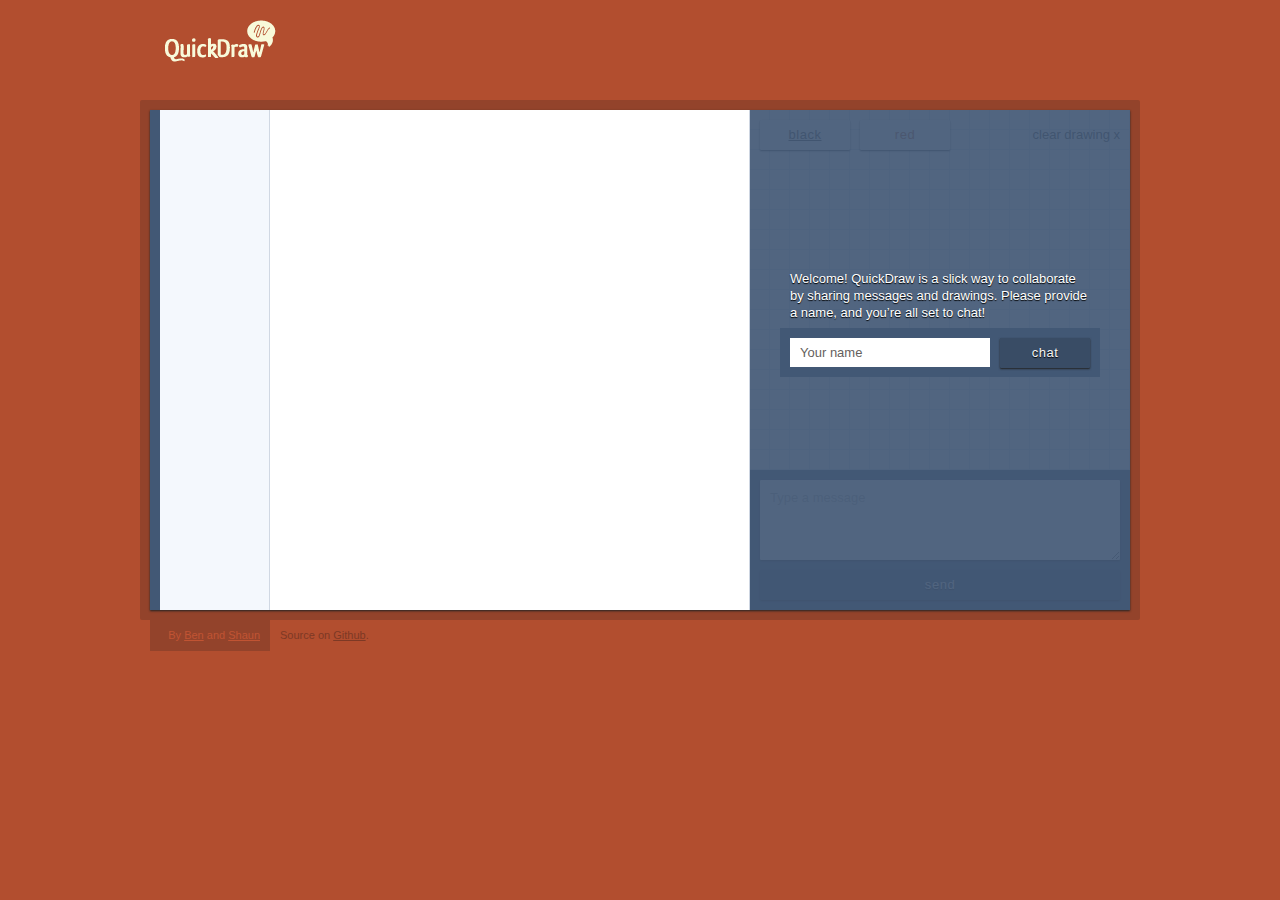
<file: index.html>
<!DOCTYPE html>
<html>
<head>
	<title>Quickdraw</title>
	<meta charset="utf-8">
	<link rel="stylesheet" href="media/css/app.css">
	<script src="http://www.google.com/jsapi"></script>
	<script>google.load("jquery", "1.4");</script>
	<script src="media/js/draw.js" type="text/javascript" charset="utf-8"></script>
	<script src="media/js/client.js" type="text/javascript" charset="utf-8"></script>
	<script src="media/js/tweet.js" type="text/javascript" charset="utf-8"></script>
</head>
<body>
	
	<header>
		<h1>QuickDraw</h1>
	</header>
	
	<div id="shell">
		<div class="content s">
			
			<ul class="log">
			</ul>
			
			<div id="post">
				
				<ul>
					<li><a id="dk" class="btn r s active" href="#">black</a></li>
					<li><a id="lt" class="btn r s" href="#">red</a></li>
					<li><a id="clr" class="" href="#">clear drawing x</a></li>
				</ul>
				
				<canvas id="draw" width="380" height="308"></canvas>
				
				<form id='send_form'>
					<textarea id="msg" class="r s" rows="3" cols="30">Type a message</textarea>
					<a id="send" class="btn r s" href="#">send</a>
				</form>
				
				<div id="modal">
					<p>
						Welcome! QuickDraw is a slick way to collaborate by sharing messages and drawings. Please provide a name, and you&rsquo;re all set to chat!
					</p>
					<form id='name_form' action="#">
						<input id="name" type="text" maxlength="20" autocomplete="no" size="25" value="Your name">
						<a id="chat" class="btn r s" href="#">chat</a>
					</form>
				</div>
			
			</div>
			
		</div>
	</div>
	
	<footer>
		<p class="props">
			By <a href="http://www.benmillsdesigns.com" title="Developer">Ben</a> and <a href="http://www.shauncrittenden.com" title="Designer, UI">Shaun</a>
		</p>
		<p>
			Source on <a href="http://github.com/Benmills/quickdraw">Github</a>.
		</p>
	</footer>
	
</body>
</html>
</file>
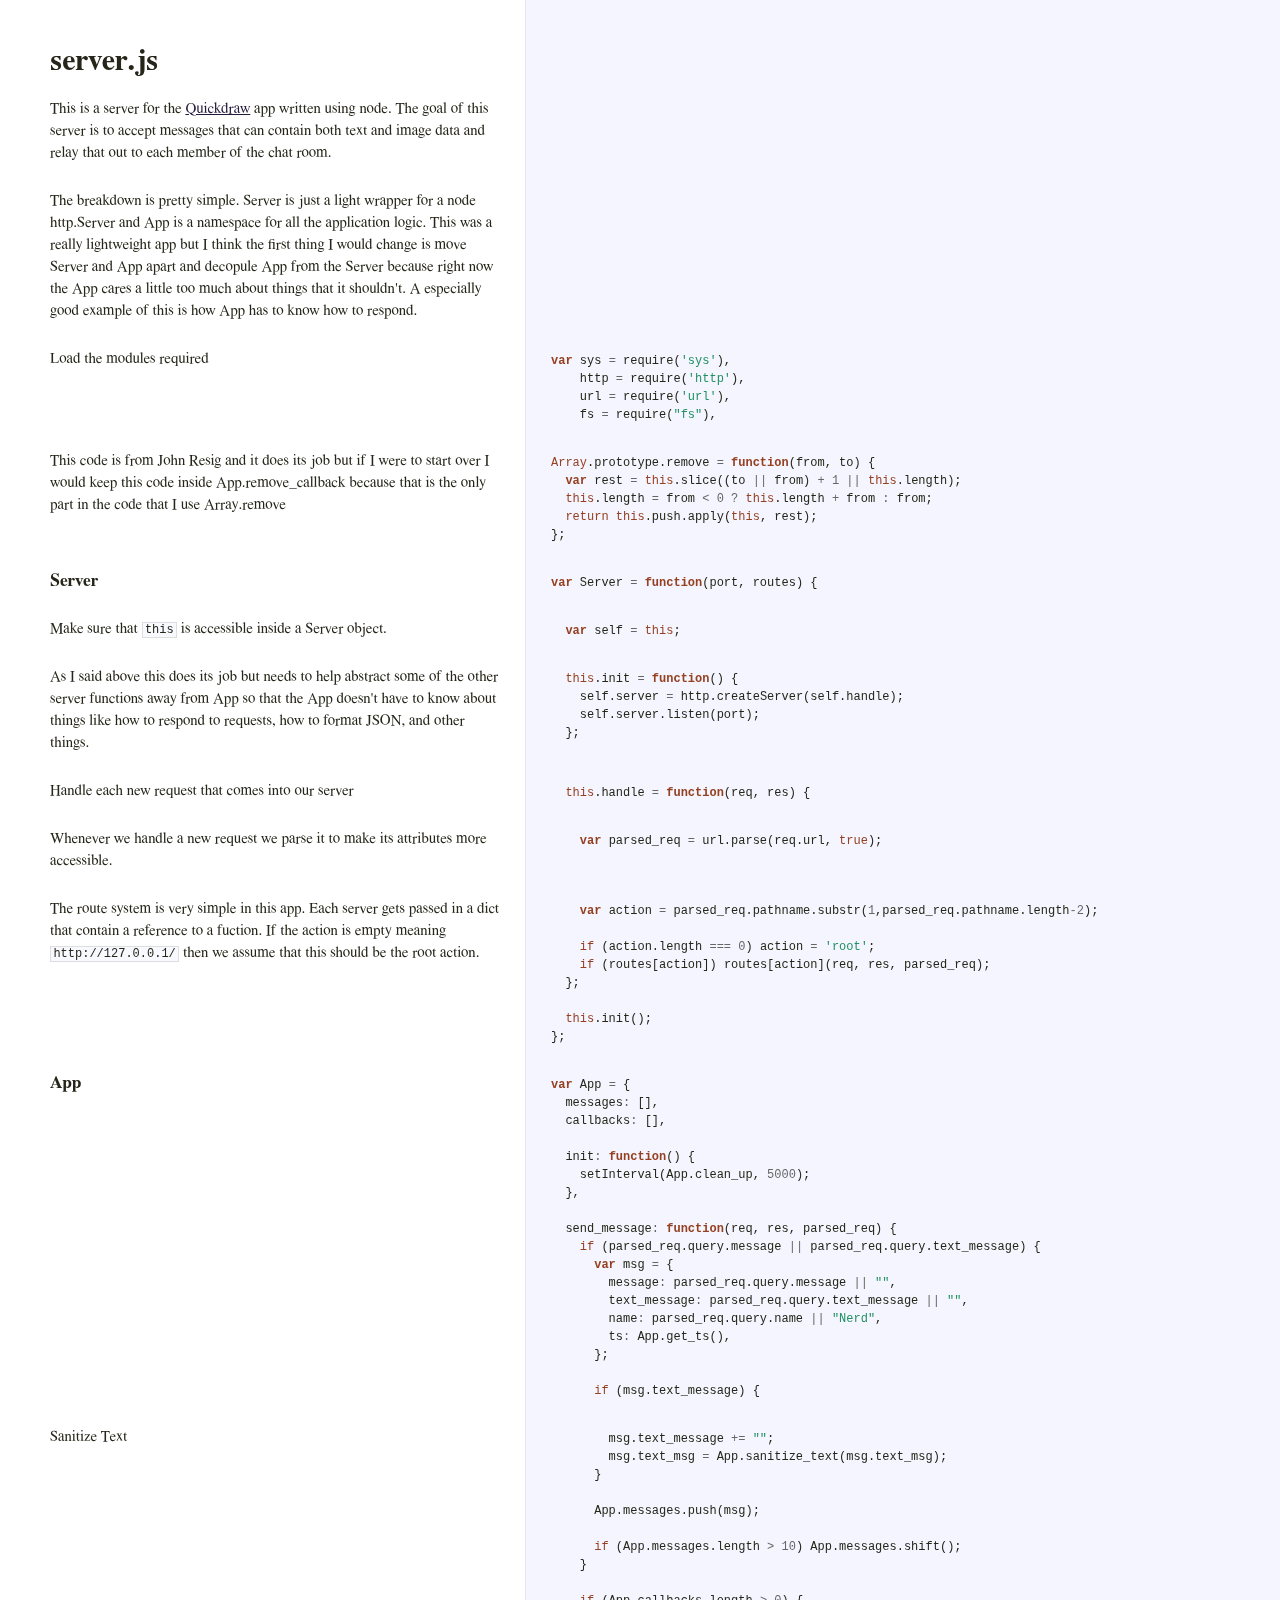
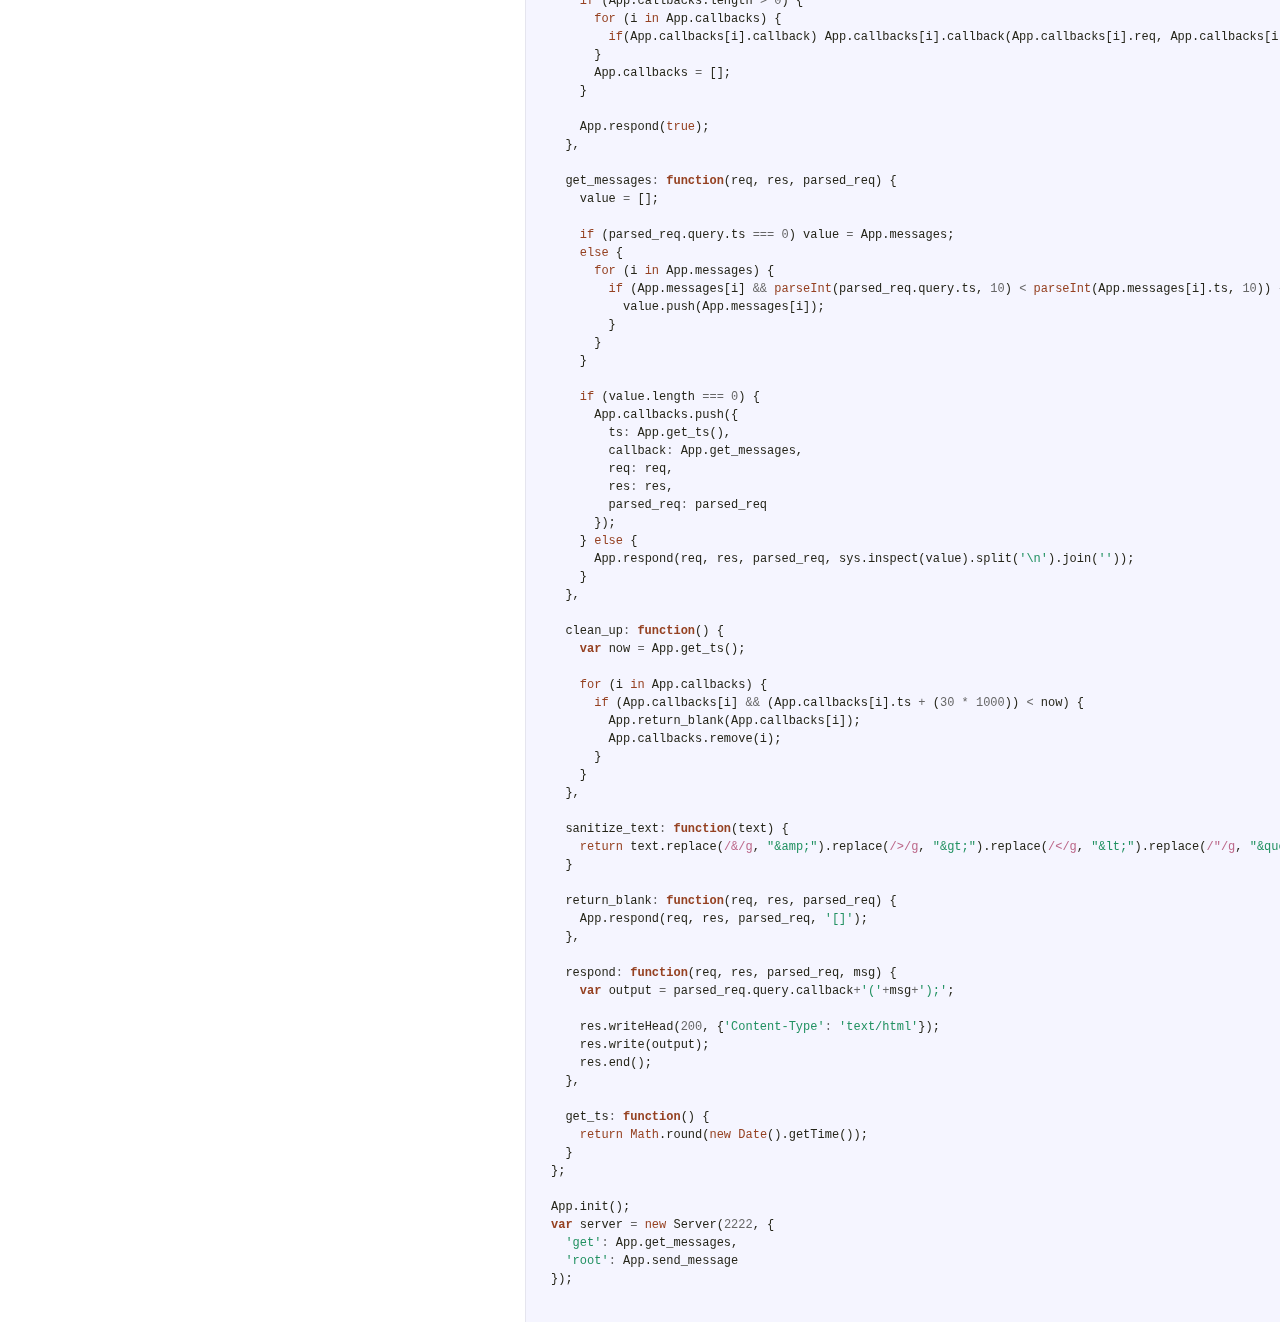
<file: server.html>
<!DOCTYPE html>  <html> <head>   <title>server.js</title>   <meta http-equiv="content-type" content="text/html; charset=UTF-8">   <link rel="stylesheet" media="all" href="docco.css" /> </head> <body>   <div id="container">     <div id="background"></div>          <table cellpadding="0" cellspacing="0">       <thead>         <tr>           <th class="docs">             <h1>               server.js             </h1>           </th>           <th class="code">           </th>         </tr>       </thead>       <tbody>                               <tr id="section-1">             <td class="docs">               <div class="pilwrap">                 <a class="pilcrow" href="#section-1">&#182;</a>               </div>               <p>This is a server for the <a href="http://files.bmdev.org/quickdraw/">Quickdraw</a> app written 
using node. The goal of this server is to accept messages that can contain
both text and image data and relay that out to each member of the chat room.</p>             </td>             <td class="code">               <div class="highlight"><pre></pre></div>             </td>           </tr>                               <tr id="section-2">             <td class="docs">               <div class="pilwrap">                 <a class="pilcrow" href="#section-2">&#182;</a>               </div>               <p>The breakdown is pretty simple. Server is just a light wrapper for a node
http.Server and App is a namespace for all the application logic. This was
a really lightweight app but I think the first thing I would change is move
Server and App apart and decopule App from the Server because right now the
App cares a little too much about things that it shouldn't. A especially
good example of this is how App has to know how to respond.</p>             </td>             <td class="code">               <div class="highlight"><pre></pre></div>             </td>           </tr>                               <tr id="section-3">             <td class="docs">               <div class="pilwrap">                 <a class="pilcrow" href="#section-3">&#182;</a>               </div>               <p>Load the modules required</p>             </td>             <td class="code">               <div class="highlight"><pre><span class="kd">var</span> <span class="nx">sys</span> <span class="o">=</span> <span class="nx">require</span><span class="p">(</span><span class="s1">&#39;sys&#39;</span><span class="p">),</span>
    <span class="nx">http</span> <span class="o">=</span> <span class="nx">require</span><span class="p">(</span><span class="s1">&#39;http&#39;</span><span class="p">),</span>
    <span class="nx">url</span> <span class="o">=</span> <span class="nx">require</span><span class="p">(</span><span class="s1">&#39;url&#39;</span><span class="p">),</span>
    <span class="nx">fs</span> <span class="o">=</span> <span class="nx">require</span><span class="p">(</span><span class="s2">&quot;fs&quot;</span><span class="p">),</span></pre></div>             </td>           </tr>                               <tr id="section-4">             <td class="docs">               <div class="pilwrap">                 <a class="pilcrow" href="#section-4">&#182;</a>               </div>               <p>This code is from John Resig and it does its job but if I were to start over
I would keep this code inside App.remove_callback because that is the only
part in the code that I use Array.remove</p>             </td>             <td class="code">               <div class="highlight"><pre><span class="nb">Array</span><span class="p">.</span><span class="nx">prototype</span><span class="p">.</span><span class="nx">remove</span> <span class="o">=</span> <span class="kd">function</span><span class="p">(</span><span class="nx">from</span><span class="p">,</span> <span class="nx">to</span><span class="p">)</span> <span class="p">{</span>
  <span class="kd">var</span> <span class="nx">rest</span> <span class="o">=</span> <span class="k">this</span><span class="p">.</span><span class="nx">slice</span><span class="p">((</span><span class="nx">to</span> <span class="o">||</span> <span class="nx">from</span><span class="p">)</span> <span class="o">+</span> <span class="mi">1</span> <span class="o">||</span> <span class="k">this</span><span class="p">.</span><span class="nx">length</span><span class="p">);</span>
  <span class="k">this</span><span class="p">.</span><span class="nx">length</span> <span class="o">=</span> <span class="nx">from</span> <span class="o">&lt;</span> <span class="mi">0</span> <span class="o">?</span> <span class="k">this</span><span class="p">.</span><span class="nx">length</span> <span class="o">+</span> <span class="nx">from</span> <span class="o">:</span> <span class="nx">from</span><span class="p">;</span>
  <span class="k">return</span> <span class="k">this</span><span class="p">.</span><span class="nx">push</span><span class="p">.</span><span class="nx">apply</span><span class="p">(</span><span class="k">this</span><span class="p">,</span> <span class="nx">rest</span><span class="p">);</span>
<span class="p">};</span></pre></div>             </td>           </tr>                               <tr id="section-5">             <td class="docs">               <div class="pilwrap">                 <a class="pilcrow" href="#section-5">&#182;</a>               </div>               <h3>Server</h3>             </td>             <td class="code">               <div class="highlight"><pre><span class="kd">var</span> <span class="nx">Server</span> <span class="o">=</span> <span class="kd">function</span><span class="p">(</span><span class="nx">port</span><span class="p">,</span> <span class="nx">routes</span><span class="p">)</span> <span class="p">{</span></pre></div>             </td>           </tr>                               <tr id="section-6">             <td class="docs">               <div class="pilwrap">                 <a class="pilcrow" href="#section-6">&#182;</a>               </div>               <p>Make sure that <code>this</code> is accessible inside a Server object.</p>             </td>             <td class="code">               <div class="highlight"><pre>  <span class="kd">var</span> <span class="nx">self</span> <span class="o">=</span> <span class="k">this</span><span class="p">;</span></pre></div>             </td>           </tr>                               <tr id="section-7">             <td class="docs">               <div class="pilwrap">                 <a class="pilcrow" href="#section-7">&#182;</a>               </div>               <p>As I said above this does its job but needs to help abstract some of the
other server functions away from App so that the App doesn't have to know
about things like how to respond to requests, how to format JSON, and other
things.</p>             </td>             <td class="code">               <div class="highlight"><pre>  <span class="k">this</span><span class="p">.</span><span class="nx">init</span> <span class="o">=</span> <span class="kd">function</span><span class="p">()</span> <span class="p">{</span>
    <span class="nx">self</span><span class="p">.</span><span class="nx">server</span> <span class="o">=</span> <span class="nx">http</span><span class="p">.</span><span class="nx">createServer</span><span class="p">(</span><span class="nx">self</span><span class="p">.</span><span class="nx">handle</span><span class="p">);</span>
    <span class="nx">self</span><span class="p">.</span><span class="nx">server</span><span class="p">.</span><span class="nx">listen</span><span class="p">(</span><span class="nx">port</span><span class="p">);</span>
  <span class="p">};</span></pre></div>             </td>           </tr>                               <tr id="section-8">             <td class="docs">               <div class="pilwrap">                 <a class="pilcrow" href="#section-8">&#182;</a>               </div>               <p>Handle each new request that comes into our server</p>             </td>             <td class="code">               <div class="highlight"><pre>  <span class="k">this</span><span class="p">.</span><span class="nx">handle</span> <span class="o">=</span> <span class="kd">function</span><span class="p">(</span><span class="nx">req</span><span class="p">,</span> <span class="nx">res</span><span class="p">)</span> <span class="p">{</span></pre></div>             </td>           </tr>                               <tr id="section-9">             <td class="docs">               <div class="pilwrap">                 <a class="pilcrow" href="#section-9">&#182;</a>               </div>               <p>Whenever we handle a new request we parse it to make its attributes more accessible.</p>             </td>             <td class="code">               <div class="highlight"><pre>    <span class="kd">var</span> <span class="nx">parsed_req</span> <span class="o">=</span> <span class="nx">url</span><span class="p">.</span><span class="nx">parse</span><span class="p">(</span><span class="nx">req</span><span class="p">.</span><span class="nx">url</span><span class="p">,</span> <span class="kc">true</span><span class="p">);</span></pre></div>             </td>           </tr>                               <tr id="section-10">             <td class="docs">               <div class="pilwrap">                 <a class="pilcrow" href="#section-10">&#182;</a>               </div>               <p>The route system is very simple in this app. Each server gets passed in
a dict that contain a reference to a fuction. If the action is empty
meaning <code>http://127.0.0.1/</code> then we assume that this should be the root
action.</p>             </td>             <td class="code">               <div class="highlight"><pre>    <span class="kd">var</span> <span class="nx">action</span> <span class="o">=</span> <span class="nx">parsed_req</span><span class="p">.</span><span class="nx">pathname</span><span class="p">.</span><span class="nx">substr</span><span class="p">(</span><span class="mi">1</span><span class="p">,</span><span class="nx">parsed_req</span><span class="p">.</span><span class="nx">pathname</span><span class="p">.</span><span class="nx">length</span><span class="o">-</span><span class="mi">2</span><span class="p">);</span> 

    <span class="k">if</span> <span class="p">(</span><span class="nx">action</span><span class="p">.</span><span class="nx">length</span> <span class="o">===</span> <span class="mi">0</span><span class="p">)</span> <span class="nx">action</span> <span class="o">=</span> <span class="s1">&#39;root&#39;</span><span class="p">;</span>
    <span class="k">if</span> <span class="p">(</span><span class="nx">routes</span><span class="p">[</span><span class="nx">action</span><span class="p">])</span> <span class="nx">routes</span><span class="p">[</span><span class="nx">action</span><span class="p">](</span><span class="nx">req</span><span class="p">,</span> <span class="nx">res</span><span class="p">,</span> <span class="nx">parsed_req</span><span class="p">);</span>
  <span class="p">};</span>

  <span class="k">this</span><span class="p">.</span><span class="nx">init</span><span class="p">();</span>
<span class="p">};</span></pre></div>             </td>           </tr>                               <tr id="section-11">             <td class="docs">               <div class="pilwrap">                 <a class="pilcrow" href="#section-11">&#182;</a>               </div>               <h3>App</h3>             </td>             <td class="code">               <div class="highlight"><pre><span class="kd">var</span> <span class="nx">App</span> <span class="o">=</span> <span class="p">{</span>
  <span class="nx">messages</span><span class="o">:</span> <span class="p">[],</span>
  <span class="nx">callbacks</span><span class="o">:</span> <span class="p">[],</span>

  <span class="nx">init</span><span class="o">:</span> <span class="kd">function</span><span class="p">()</span> <span class="p">{</span>
    <span class="nx">setInterval</span><span class="p">(</span><span class="nx">App</span><span class="p">.</span><span class="nx">clean_up</span><span class="p">,</span> <span class="mi">5000</span><span class="p">);</span>
  <span class="p">},</span>

  <span class="nx">send_message</span><span class="o">:</span> <span class="kd">function</span><span class="p">(</span><span class="nx">req</span><span class="p">,</span> <span class="nx">res</span><span class="p">,</span> <span class="nx">parsed_req</span><span class="p">)</span> <span class="p">{</span>
    <span class="k">if</span> <span class="p">(</span><span class="nx">parsed_req</span><span class="p">.</span><span class="nx">query</span><span class="p">.</span><span class="nx">message</span> <span class="o">||</span> <span class="nx">parsed_req</span><span class="p">.</span><span class="nx">query</span><span class="p">.</span><span class="nx">text_message</span><span class="p">)</span> <span class="p">{</span>
      <span class="kd">var</span> <span class="nx">msg</span> <span class="o">=</span> <span class="p">{</span>
        <span class="nx">message</span><span class="o">:</span> <span class="nx">parsed_req</span><span class="p">.</span><span class="nx">query</span><span class="p">.</span><span class="nx">message</span> <span class="o">||</span> <span class="s2">&quot;&quot;</span><span class="p">,</span>
        <span class="nx">text_message</span><span class="o">:</span> <span class="nx">parsed_req</span><span class="p">.</span><span class="nx">query</span><span class="p">.</span><span class="nx">text_message</span> <span class="o">||</span> <span class="s2">&quot;&quot;</span><span class="p">,</span>
        <span class="nx">name</span><span class="o">:</span> <span class="nx">parsed_req</span><span class="p">.</span><span class="nx">query</span><span class="p">.</span><span class="nx">name</span> <span class="o">||</span> <span class="s2">&quot;Nerd&quot;</span><span class="p">,</span>
        <span class="nx">ts</span><span class="o">:</span> <span class="nx">App</span><span class="p">.</span><span class="nx">get_ts</span><span class="p">(),</span>
      <span class="p">};</span>

      <span class="k">if</span> <span class="p">(</span><span class="nx">msg</span><span class="p">.</span><span class="nx">text_message</span><span class="p">)</span> <span class="p">{</span></pre></div>             </td>           </tr>                               <tr id="section-12">             <td class="docs">               <div class="pilwrap">                 <a class="pilcrow" href="#section-12">&#182;</a>               </div>               <p>Sanitize Text</p>             </td>             <td class="code">               <div class="highlight"><pre>        <span class="nx">msg</span><span class="p">.</span><span class="nx">text_message</span> <span class="o">+=</span> <span class="s2">&quot;&quot;</span><span class="p">;</span>
        <span class="nx">msg</span><span class="p">.</span><span class="nx">text_msg</span> <span class="o">=</span> <span class="nx">App</span><span class="p">.</span><span class="nx">sanitize_text</span><span class="p">(</span><span class="nx">msg</span><span class="p">.</span><span class="nx">text_msg</span><span class="p">);</span>
      <span class="p">}</span>
      
      <span class="nx">App</span><span class="p">.</span><span class="nx">messages</span><span class="p">.</span><span class="nx">push</span><span class="p">(</span><span class="nx">msg</span><span class="p">);</span>

      <span class="k">if</span> <span class="p">(</span><span class="nx">App</span><span class="p">.</span><span class="nx">messages</span><span class="p">.</span><span class="nx">length</span> <span class="o">&gt;</span> <span class="mi">10</span><span class="p">)</span> <span class="nx">App</span><span class="p">.</span><span class="nx">messages</span><span class="p">.</span><span class="nx">shift</span><span class="p">();</span>
    <span class="p">}</span>
    
    <span class="k">if</span> <span class="p">(</span><span class="nx">App</span><span class="p">.</span><span class="nx">callbacks</span><span class="p">.</span><span class="nx">length</span> <span class="o">&gt;</span> <span class="mi">0</span><span class="p">)</span> <span class="p">{</span>
      <span class="k">for</span> <span class="p">(</span><span class="nx">i</span> <span class="k">in</span> <span class="nx">App</span><span class="p">.</span><span class="nx">callbacks</span><span class="p">)</span> <span class="p">{</span>
        <span class="k">if</span><span class="p">(</span><span class="nx">App</span><span class="p">.</span><span class="nx">callbacks</span><span class="p">[</span><span class="nx">i</span><span class="p">].</span><span class="nx">callback</span><span class="p">)</span> <span class="nx">App</span><span class="p">.</span><span class="nx">callbacks</span><span class="p">[</span><span class="nx">i</span><span class="p">].</span><span class="nx">callback</span><span class="p">(</span><span class="nx">App</span><span class="p">.</span><span class="nx">callbacks</span><span class="p">[</span><span class="nx">i</span><span class="p">].</span><span class="nx">req</span><span class="p">,</span> <span class="nx">App</span><span class="p">.</span><span class="nx">callbacks</span><span class="p">[</span><span class="nx">i</span><span class="p">].</span><span class="nx">res</span><span class="p">,</span> <span class="nx">App</span><span class="p">.</span><span class="nx">callbacks</span><span class="p">[</span><span class="nx">i</span><span class="p">].</span><span class="nx">parsed_req</span><span class="p">);</span>
      <span class="p">}</span>
      <span class="nx">App</span><span class="p">.</span><span class="nx">callbacks</span> <span class="o">=</span> <span class="p">[];</span>
    <span class="p">}</span>

    <span class="nx">App</span><span class="p">.</span><span class="nx">respond</span><span class="p">(</span><span class="kc">true</span><span class="p">);</span>
  <span class="p">},</span>

  <span class="nx">get_messages</span><span class="o">:</span> <span class="kd">function</span><span class="p">(</span><span class="nx">req</span><span class="p">,</span> <span class="nx">res</span><span class="p">,</span> <span class="nx">parsed_req</span><span class="p">)</span> <span class="p">{</span>
    <span class="nx">value</span> <span class="o">=</span> <span class="p">[];</span>
    
    <span class="k">if</span> <span class="p">(</span><span class="nx">parsed_req</span><span class="p">.</span><span class="nx">query</span><span class="p">.</span><span class="nx">ts</span> <span class="o">===</span> <span class="mi">0</span><span class="p">)</span> <span class="nx">value</span> <span class="o">=</span> <span class="nx">App</span><span class="p">.</span><span class="nx">messages</span><span class="p">;</span>
    <span class="k">else</span> <span class="p">{</span>
      <span class="k">for</span> <span class="p">(</span><span class="nx">i</span> <span class="k">in</span> <span class="nx">App</span><span class="p">.</span><span class="nx">messages</span><span class="p">)</span> <span class="p">{</span>
        <span class="k">if</span> <span class="p">(</span><span class="nx">App</span><span class="p">.</span><span class="nx">messages</span><span class="p">[</span><span class="nx">i</span><span class="p">]</span> <span class="o">&amp;&amp;</span> <span class="nb">parseInt</span><span class="p">(</span><span class="nx">parsed_req</span><span class="p">.</span><span class="nx">query</span><span class="p">.</span><span class="nx">ts</span><span class="p">,</span> <span class="mi">10</span><span class="p">)</span> <span class="o">&lt;</span> <span class="nb">parseInt</span><span class="p">(</span><span class="nx">App</span><span class="p">.</span><span class="nx">messages</span><span class="p">[</span><span class="nx">i</span><span class="p">].</span><span class="nx">ts</span><span class="p">,</span> <span class="mi">10</span><span class="p">))</span> <span class="p">{</span>
          <span class="nx">value</span><span class="p">.</span><span class="nx">push</span><span class="p">(</span><span class="nx">App</span><span class="p">.</span><span class="nx">messages</span><span class="p">[</span><span class="nx">i</span><span class="p">]);</span>
        <span class="p">}</span>
      <span class="p">}</span>
    <span class="p">}</span>
    
    <span class="k">if</span> <span class="p">(</span><span class="nx">value</span><span class="p">.</span><span class="nx">length</span> <span class="o">===</span> <span class="mi">0</span><span class="p">)</span> <span class="p">{</span>
      <span class="nx">App</span><span class="p">.</span><span class="nx">callbacks</span><span class="p">.</span><span class="nx">push</span><span class="p">({</span>
        <span class="nx">ts</span><span class="o">:</span> <span class="nx">App</span><span class="p">.</span><span class="nx">get_ts</span><span class="p">(),</span>
        <span class="nx">callback</span><span class="o">:</span> <span class="nx">App</span><span class="p">.</span><span class="nx">get_messages</span><span class="p">,</span>
        <span class="nx">req</span><span class="o">:</span> <span class="nx">req</span><span class="p">,</span>
        <span class="nx">res</span><span class="o">:</span> <span class="nx">res</span><span class="p">,</span>
        <span class="nx">parsed_req</span><span class="o">:</span> <span class="nx">parsed_req</span>
      <span class="p">});</span>
    <span class="p">}</span> <span class="k">else</span> <span class="p">{</span>
      <span class="nx">App</span><span class="p">.</span><span class="nx">respond</span><span class="p">(</span><span class="nx">req</span><span class="p">,</span> <span class="nx">res</span><span class="p">,</span> <span class="nx">parsed_req</span><span class="p">,</span> <span class="nx">sys</span><span class="p">.</span><span class="nx">inspect</span><span class="p">(</span><span class="nx">value</span><span class="p">).</span><span class="nx">split</span><span class="p">(</span><span class="s1">&#39;\n&#39;</span><span class="p">).</span><span class="nx">join</span><span class="p">(</span><span class="s1">&#39;&#39;</span><span class="p">));</span>
    <span class="p">}</span>
  <span class="p">},</span>

  <span class="nx">clean_up</span><span class="o">:</span> <span class="kd">function</span><span class="p">()</span> <span class="p">{</span>
    <span class="kd">var</span> <span class="nx">now</span> <span class="o">=</span> <span class="nx">App</span><span class="p">.</span><span class="nx">get_ts</span><span class="p">();</span>

    <span class="k">for</span> <span class="p">(</span><span class="nx">i</span> <span class="k">in</span> <span class="nx">App</span><span class="p">.</span><span class="nx">callbacks</span><span class="p">)</span> <span class="p">{</span>
      <span class="k">if</span> <span class="p">(</span><span class="nx">App</span><span class="p">.</span><span class="nx">callbacks</span><span class="p">[</span><span class="nx">i</span><span class="p">]</span> <span class="o">&amp;&amp;</span> <span class="p">(</span><span class="nx">App</span><span class="p">.</span><span class="nx">callbacks</span><span class="p">[</span><span class="nx">i</span><span class="p">].</span><span class="nx">ts</span> <span class="o">+</span> <span class="p">(</span><span class="mi">30</span> <span class="o">*</span> <span class="mi">1000</span><span class="p">))</span> <span class="o">&lt;</span> <span class="nx">now</span><span class="p">)</span> <span class="p">{</span>
        <span class="nx">App</span><span class="p">.</span><span class="nx">return_blank</span><span class="p">(</span><span class="nx">App</span><span class="p">.</span><span class="nx">callbacks</span><span class="p">[</span><span class="nx">i</span><span class="p">]);</span>
        <span class="nx">App</span><span class="p">.</span><span class="nx">callbacks</span><span class="p">.</span><span class="nx">remove</span><span class="p">(</span><span class="nx">i</span><span class="p">);</span>
      <span class="p">}</span>
    <span class="p">}</span>
  <span class="p">},</span>

  <span class="nx">sanitize_text</span><span class="o">:</span> <span class="kd">function</span><span class="p">(</span><span class="nx">text</span><span class="p">)</span> <span class="p">{</span>
    <span class="k">return</span> <span class="nx">text</span><span class="p">.</span><span class="nx">replace</span><span class="p">(</span><span class="sr">/&amp;/g</span><span class="p">,</span> <span class="s2">&quot;&amp;amp;&quot;</span><span class="p">).</span><span class="nx">replace</span><span class="p">(</span><span class="sr">/&gt;/g</span><span class="p">,</span> <span class="s2">&quot;&amp;gt;&quot;</span><span class="p">).</span><span class="nx">replace</span><span class="p">(</span><span class="sr">/&lt;/g</span><span class="p">,</span> <span class="s2">&quot;&amp;lt;&quot;</span><span class="p">).</span><span class="nx">replace</span><span class="p">(</span><span class="sr">/&quot;/g</span><span class="p">,</span> <span class="s2">&quot;&amp;quot;&quot;</span><span class="p">).</span><span class="nx">replace</span><span class="p">(</span><span class="sr">/\\/g</span><span class="p">,</span> <span class="s2">&quot;&amp;#92;&quot;</span><span class="p">);</span> 
  <span class="p">}</span>

  <span class="nx">return_blank</span><span class="o">:</span> <span class="kd">function</span><span class="p">(</span><span class="nx">req</span><span class="p">,</span> <span class="nx">res</span><span class="p">,</span> <span class="nx">parsed_req</span><span class="p">)</span> <span class="p">{</span>
    <span class="nx">App</span><span class="p">.</span><span class="nx">respond</span><span class="p">(</span><span class="nx">req</span><span class="p">,</span> <span class="nx">res</span><span class="p">,</span> <span class="nx">parsed_req</span><span class="p">,</span> <span class="s1">&#39;[]&#39;</span><span class="p">);</span>
  <span class="p">},</span>

  <span class="nx">respond</span><span class="o">:</span> <span class="kd">function</span><span class="p">(</span><span class="nx">req</span><span class="p">,</span> <span class="nx">res</span><span class="p">,</span> <span class="nx">parsed_req</span><span class="p">,</span> <span class="nx">msg</span><span class="p">)</span> <span class="p">{</span>
    <span class="kd">var</span> <span class="nx">output</span> <span class="o">=</span> <span class="nx">parsed_req</span><span class="p">.</span><span class="nx">query</span><span class="p">.</span><span class="nx">callback</span><span class="o">+</span><span class="s1">&#39;(&#39;</span><span class="o">+</span><span class="nx">msg</span><span class="o">+</span><span class="s1">&#39;);&#39;</span><span class="p">;</span>

    <span class="nx">res</span><span class="p">.</span><span class="nx">writeHead</span><span class="p">(</span><span class="mi">200</span><span class="p">,</span> <span class="p">{</span><span class="s1">&#39;Content-Type&#39;</span><span class="o">:</span> <span class="s1">&#39;text/html&#39;</span><span class="p">});</span>
    <span class="nx">res</span><span class="p">.</span><span class="nx">write</span><span class="p">(</span><span class="nx">output</span><span class="p">);</span>
    <span class="nx">res</span><span class="p">.</span><span class="nx">end</span><span class="p">();</span>
  <span class="p">},</span>

  <span class="nx">get_ts</span><span class="o">:</span> <span class="kd">function</span><span class="p">()</span> <span class="p">{</span>
    <span class="k">return</span> <span class="nb">Math</span><span class="p">.</span><span class="nx">round</span><span class="p">(</span><span class="k">new</span> <span class="nb">Date</span><span class="p">().</span><span class="nx">getTime</span><span class="p">());</span>
  <span class="p">}</span>
<span class="p">};</span>

<span class="nx">App</span><span class="p">.</span><span class="nx">init</span><span class="p">();</span>
<span class="kd">var</span> <span class="nx">server</span> <span class="o">=</span> <span class="k">new</span> <span class="nx">Server</span><span class="p">(</span><span class="mi">2222</span><span class="p">,</span> <span class="p">{</span>
  <span class="s1">&#39;get&#39;</span><span class="o">:</span> <span class="nx">App</span><span class="p">.</span><span class="nx">get_messages</span><span class="p">,</span>
  <span class="s1">&#39;root&#39;</span><span class="o">:</span> <span class="nx">App</span><span class="p">.</span><span class="nx">send_message</span>
<span class="p">});</span>

</pre></div>             </td>           </tr>                </tbody>     </table>   </div> </body> </html>
</file>
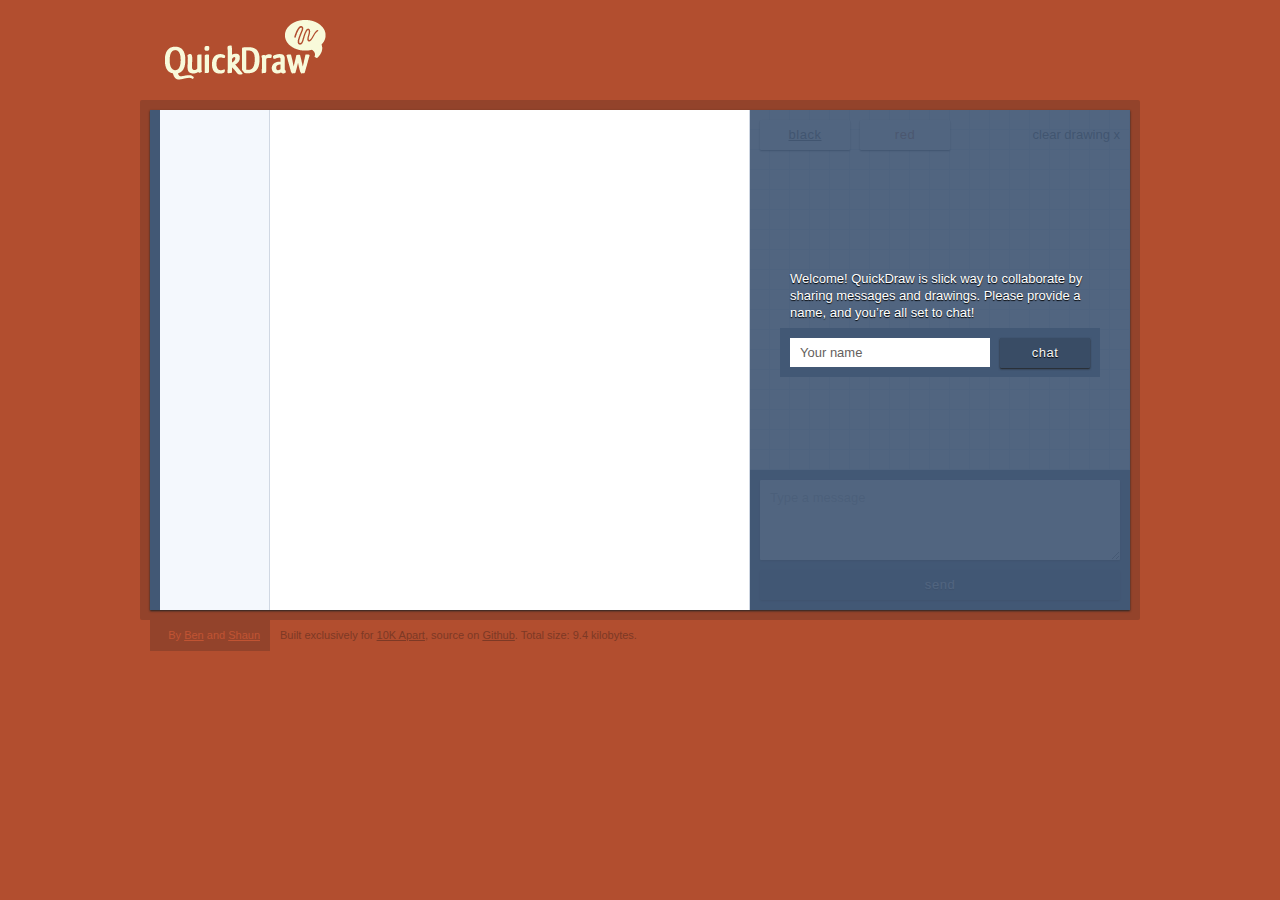
<file: compressed/pac.index.html>
<!DOCTYPE html>
<html>
<head>
<title>Quickdraw</title>
<meta charset="utf-8">
<style type="text/css" media="screen">*{margin:0;padding:0;border:0;outline:0;font-weight:inherit;font-style:inherit;font-size:100%;font-family:inherit;vertical-align:baseline}:focus{outline:none}body{line-height:1}ol,ul{list-style:none}header,footer{display:block}body,form input,p,li{color:#655f5d;font-family:"Trebuchet MS",Helvetica,Arial,Sans-serif;font-size:13px}a,a:link{color:#b24e2f}a:hover,#lt:hover{color:#d55e3a}strong{color:#333;font-weight:bold}.r{-moz-border-radius:1px;-webkit-border-radius:1px;border-radius:1px}.s{-moz-box-shadow:0 1px 2px #222;-webkit-box-shadow:0 1px 2px #222;box-shadow:0 1px 2px #222}.hide{display:none}html,body{background-color:#b24e2f;text-align:center}body{padding-bottom:20px}header,#shell{margin:0 auto;text-align:left;width:980px}#shell{background-color:#93432b;-moz-border-radius:2px;-webkit-border-radius:2px;border-radius:2px;padding:10px;position:relative}.content{background:url(bg.gif) left top repeat-y #FFF;height:500px;border-left:solid 10px #425875}header h1{background:url(quickdraw.gif) 15px top no-repeat transparent;display:block;height:60px;text-indent:-99em;margin:20px 0}.log{display:block;height:100%;overflow:auto;width:589px;float:left}.log li{border-top:1px solid #DAE2EC;position:relative}.log li img{max-width:400px}.log li span{color:#333;display:block;padding:5px 0;position:absolute;line-height:16px;left:0;width:100px;text-align:right}.log li p{line-height:16px;margin-left:110px;padding:5px 30px 5px 10px}.log .system span{color:#b24e2f;padding:11px 0}.log .system p{background-color:#f8fada;border-bottom:solid 1px #d0d3aa;padding:10px 30px 9px 10px}#post{background:url(grid.gif) left top repeat transparent;border-left:solid 1px #cdd5e1;height:100%;position:relative;float:right;width:380px}#post ul{float:left;margin:10px;width:360px}#post ul li{float:left;width:90px;margin-right:10px}#post ul li:last-child{float:right;margin:0}#draw,#draw:hover,#draw:focus,#draw:active{cursor:crosshair}a.btn{color:#333;display:block;background-color:#f4f3f2;background-color:#F6F7F7;float:right;width:100%;height:30px;line-height:30px;text-align:center;text-decoration:none;letter-spacing:.04em}a.btn:hover{background-color:#e8e8e7;background-color:#FFF;color:#000}a#clr{color:#333;text-decoration:none;float:right;font-size:13px;height:30px;line-height:30px;text-align:right;width:110px}a#clr:hover{color:#b24e2f}#lt{color:#b24e2f}#send,#modal form a{background-color:#394c65;color:#F4F4F4;text-shadow:0 1px 1px #000}#send:hover,#modal form a:hover{background-color:#2e445b;color:#FFF}a.active{text-decoration:underline}form{background-color:#425875;position:absolute;bottom:0;left:0;padding:10px;width:360px}form textarea{display:block;font-size:13px;color:#b3b3b3;border:none;outline:none;padding:10px;width:340px;height:60px;margin-bottom:10px}form textarea:focus{color:#333}#modal{position:absolute;top:0;left:0;width:100%;height:100%;background-color:rgba(66,88,117,.92)}#modal p{color:#FFF;margin:160px 40px 7px;font-size:13px;line-height:17px;text-shadow:0 1px 1px #000}#modal form{position:relative;margin:0 30px 10px;width:auto}#modal form a{float:right;width:90px}#modal form input{padding:7px 10px;height:auto;width:180px}footer{text-align:left;width:980px;margin:0 auto}footer p{color:#7d3925;float:left;font-size:11px;padding:10px}footer p.props{background-color:#93432b;color:#c15433;width:100px;text-align:right}footer a,footer a:link,footer a:visited{color:#7d3925}footer a:hover{color:#68301f}footer p.props a{color:#c15433}footer p.props a:hover{color:#d4603c}</style>
<script src="http://www.google.com/jsapi"></script>
<script>google.load("jquery", "1.4");</script>
<script type="text/javascript" charset="utf-8">
var canvas,context,has_data=false,color="#222222",started=false,draw=function(e){if(started){e=calc(e);context.lineTo(e._x,e._y-50);context.stroke();has_data=true;}},calc=function(e){if(e.layerX||e.layerX==0){e._x=e.layerX;e._y=e.layerY;}else if(e.offsetX||e.offsetX==0){e._x=e.offsetX;e._y=e.offsetY;}
return e;};var last_update=0,placeholder_text='Type a message',port='1112',colorBtns='#post ul li a',cssActive='active';function poll(){$.ajax({url:'http://bmdev.org:'+port+'/get/?ts='+last_update+'&callback=?',dataType:'json',async:true,timeout:50000,success:function(data){for(i in data){c='<li><span>'+data[i].name+'</span><p>';if(data[i].message.length>0)c+='<img height="200px" src="'+data[i].message.split(' ').join('+')+'"><br>';c+=data[i].text_message+'</p></li>'
$(".log").append(c);}
if(data[0])last_update=data[data.length-1].ts;$('.log').stop(true).animate({scrollTop:$(".log").attr("scrollHeight")},360);poll();},error:function(err){poll();}});}
$(function(){canvas=document.getElementById('draw');context=canvas.getContext('2d');$('#draw').mousedown(function(ev){context.beginPath();ev=calc(ev);context.moveTo(ev._x,ev._y-50);context.lineWidth=2;context.strokeStyle=color;started=true;}).mousemove(draw).mouseup(function(ev){if(started){started=false;draw(ev);}}).mouseout(function(ev){if(started){started=false;draw(ev);}});var n;poll();$('#msg').val(placeholder_text);var sub=function(e){e.preventDefault();text_message=$('#msg').val();if(text_message.replace(/^\s*|\s*$/g,'')==placeholder_text.replace(/^\s*|\s*$/g,''))text_message='';if(has_data||text_message.length>0){img=has_data?canvas.toDataURL():"";has_data=false;context.clearRect(0,0,380,308);$('#msg').val(placeholder_text);$.getJSON('http://bmdev.org:'+port+'/?message='+img+"&text_message="+text_message+"&name="+n+"&jsoncallback=?");}}
$("#send").click(sub);$('#send_form').submit(sub);$('#msg').keyup(function(e){e.preventDefault();if(e.keyCode===13){sub(e);}});var handle_name=function(e){e.preventDefault();n=$('#name').val();$('#modal').fadeOut('fast');};$('#name_form').submit(handle_name);$('#chat').click(handle_name);$('#clr').click(function(e){e.preventDefault();context.clearRect(0,0,380,308);has_data=false;});$("#dk").click(function(e){e.preventDefault();color="#222222";$(colorBtns).removeClass(cssActive);$(this).addClass(cssActive);});$("#lt").click(function(e){e.preventDefault();color="#c10e0e";$(colorBtns).removeClass(cssActive);$(this).addClass(cssActive);});var cvs=document.getElementById('draw');cvs.onselectstart=function(){return false;};cvs.onmousedown=function(){return false;};$('#msg,#name').focus(function(){this.select();});});
</script>
</head>
<body>

<header>
<h1>QuickDraw</h1>
</header>

<div id="shell">
<div class="content s">

<ul class="log">
</ul>

<div id="post">

<ul>
<li><a id="dk" class="btn r s active" href="#">black</a></li>
<li><a id="lt" class="btn r s" href="#">red</a></li>
<li><a id="clr" class="" href="#">clear drawing x</a></li>
</ul>

<canvas id="draw" width="380" height="308"></canvas>

<form id='send_form'>
<textarea id="msg" class="r s" rows="3" cols="30">Type a message</textarea>
<a id="send" class="btn r s" href="#">send</a>
</form>

<div id="modal">
<p>
Welcome! QuickDraw is slick way to collaborate by sharing messages and drawings. Please provide a name, and you&rsquo;re all set to chat!
</p>
<form id='name_form' action="#">
<input id="name" type="text" maxlength="20" autocomplete="no" size="25" value="Your name">
<a id="chat" class="btn r s" href="#">chat</a>
</form>
</div>

</div>

</div>
</div>

<footer>
<p class="props">
By <a href="http://www.benmillsdesigns.com" title="Developer">Ben</a> and <a href="http://www.shauncrittenden.com" title="Designer, UI">Shaun</a>
</p>
<p>
Built exclusively for <a href="http://10k.aneventapart.com/">10K Apart</a>, source on <a href="http://github.com/Benmills/quickdraw">Github</a>. Total size: 9.4 kilobytes.
</p>
</footer>

</body>
</html>
</file>
<file: media/css/app.css>
*{margin:0;padding:0;border:0;outline:0;font-weight:inherit;font-style:inherit;font-size:100%;font-family:inherit;vertical-align:baseline;}:focus{outline:none;}body{line-height:1;}ol,ul{list-style:none;}


/*----------------------------------
	b a s e                       */
	
header, footer {
	display: block;
}
body,
form input,
p, li {
	color: #655f5d;
	font-family: "Trebuchet MS", Helvetica, Arial, Sans-serif;
	font-size: 13px;
}
a, a:link {
	color: #b24e2f;
}
a:hover,
#lt:hover {
	color: #d55e3a;
}
strong {
	color: #333;
	font-weight: bold;
}
.r {-moz-border-radius:1px;-webkit-border-radius:1px;border-radius:1px;}
.s {-moz-box-shadow:0 1px 2px #222;-webkit-box-shadow:0 1px 2px #222;box-shadow:0 1px 2px #222;}
.hide {display:none;}

/*----------------------------------
	s t r u c t u r e             */

html, body {
	background-color: #b24e2f;
	text-align: center;
}
body {
	padding-bottom: 20px;
}
header, #shell {
	margin: 0 auto;
	text-align: left;
	width: 980px;
}
#shell {
	background-color: #93432b;
	-moz-border-radius: 2px;-webkit-border-radius: 2px;border-radius: 2px;
	padding: 10px;
	position: relative;
}
.content {
	background: url(../images/bg.gif) left top repeat-y #FFF;
	height: 500px;
	border-left: solid 10px #425875;
}


/*----------------------------------
	h e a d e r                   */
	
header h1 {
	background: url(../images/quickdraw.gif) 15px top no-repeat transparent;
	display: block;
	height: 60px;
	text-indent: -99em;
	margin: 20px 0;
}


/*----------------------------------
	c h a t b o x                 */

.log {
	display: block;
	height: 100%;
	overflow: auto;
	width: 589px;
	float: left;
}
.log li {
	border-top:1px solid #DAE2EC;
	position: relative;
}
.log li img { max-width: 400px;} 
.log li span {
	color: #333;
	display: block;
	padding: 5px 0;
	position: absolute;
	line-height: 16px;
	left: 0;
	width: 100px;
	text-align: right;
}
.log li p {
	line-height: 16px;
	margin-left: 110px;
	padding: 5px 30px 5px 10px;
}
.log .system span {
	color: #b24e2f;
	padding: 11px 0;
}
.log .system p {
	background-color: #f8fada;
	border-bottom: solid 1px #d0d3aa;
	padding: 10px 30px 9px 10px;
}


/*----------------------------------
	p o s t   b o x               */

#post {
	background: url(../images/grid.gif) left top repeat transparent;
	border-left: solid 1px #cdd5e1;
	height: 100%;
	position: relative;
	float: right;
	width: 380px;
}
#post ul {
	float: left;
	margin: 10px;
	width: 360px;
}
#post ul li {
	float: left;
	width: 90px;
	margin-right: 10px;
}
#post ul li:last-child {
	float: right;
	margin: 0;
}

#draw,
#draw:hover,
#draw:focus,
#draw:active {
	cursor: crosshair;
}
a.btn {
	color: #333;
	display: block;
	background-color: #f4f3f2;
	background-color: #F6F7F7;
	float: right;
	width: 100%;
	height: 30px;
	line-height: 30px;
	text-align: center;
	text-decoration: none;
	letter-spacing: .04em;
}
a.btn:hover {
	background-color: #e8e8e7;
	background-color: #FFF;
	color: #000;
}
a#clr {
	color: #333;
	text-decoration: none;
	float: right;
	font-size: 13px;
	height: 30px;
	line-height: 30px;
	text-align: right;
	width: 110px;
}
a#clr:hover {
	color: #b24e2f;
}
#lt {
	color: #b24e2f;
}
#send,
#modal form a {
	background-color: #394c65;
	color: #F4F4F4;
	text-shadow: 0 1px 1px #000;
}
#send:hover,
#modal form a:hover {
	background-color: #2e445b;
	color: #FFF;
}
a.active {
	text-decoration: underline;
}

form {
	background-color: #425875;
	position: absolute;
	bottom: 0;
	left: 0;
	padding: 10px;
	width: 360px;
}
form textarea {
	display: block;
	font-size: 13px;
	color: #b3b3b3;
	border: none;
	outline: none;
	padding: 10px;
	width: 340px;
	height: 60px;
	margin-bottom: 10px;
}
form textarea:focus {
	color: #333;
}



/*----------------------------------
	m o d a l                     */
	
#modal {
	position: absolute;
	top: 0;
	left: 0;
	width: 100%;
	height: 100%;
	background-color: rgba(66,88,117,.92);
}
#modal p {
	color: #FFF;
	margin: 160px 40px 7px;
	font-size: 13px;
	line-height: 17px;
	text-shadow: 0 1px 1px #000;
}
#modal form {
	position: relative;
	margin: 0 30px 10px;
	width: auto;
}
#modal form a {
	float: right;
	width: 90px;
}
#modal form input {
	padding: 7px 10px;
	height: auto;
	width: 180px;
}

/*----------------------------------
	f o o t e r                   */
	
footer {
	text-align: left;
	width: 980px;
	margin: 0 auto;
}
footer p {
	color: #7d3925;
	float: left;
	font-size: 11px;
	padding: 10px;
}
footer p.props {
	background-color: #93432b;
	color: #c15433;
	width: 100px;
	text-align: right;
}
footer a, footer a:link, footer a:visited {
	color: #7d3925;
}
footer a:hover {
	color: #68301f;
}
footer p.props a {
	color: #c15433;
}
footer p.props a:hover {
	color: #d4603c;
}
</file>
<file: docco.css>
/*--------------------- Layout and Typography ----------------------------*/
body {
  font-family: 'Palatino Linotype', 'Book Antiqua', Palatino, FreeSerif, serif;
  font-size: 15px;
  line-height: 22px;
  color: #252519;
  margin: 0; padding: 0;
}
a {
  color: #261a3b;
}
  a:visited {
    color: #261a3b;
  }
p {
  margin: 0 0 15px 0;
}
h1, h2, h3, h4, h5, h6 {
  margin: 0px 0 15px 0;
}
  h1 {
    margin-top: 40px;
  }
#container {
  position: relative;
}
#background {
  position: fixed;
  top: 0; left: 525px; right: 0; bottom: 0;
  background: #f5f5ff;
  border-left: 1px solid #e5e5ee;
  z-index: -1;
}
#jump_to, #jump_page {
  background: white;
  -webkit-box-shadow: 0 0 25px #777; -moz-box-shadow: 0 0 25px #777;
  -webkit-border-bottom-left-radius: 5px; -moz-border-radius-bottomleft: 5px;
  font: 10px Arial;
  text-transform: uppercase;
  cursor: pointer;
  text-align: right;
}
#jump_to, #jump_wrapper {
  position: fixed;
  right: 0; top: 0;
  padding: 5px 10px;
}
  #jump_wrapper {
    padding: 0;
    display: none;
  }
    #jump_to:hover #jump_wrapper {
      display: block;
    }
    #jump_page {
      padding: 5px 0 3px;
      margin: 0 0 25px 25px;
    }
      #jump_page .source {
        display: block;
        padding: 5px 10px;
        text-decoration: none;
        border-top: 1px solid #eee;
      }
        #jump_page .source:hover {
          background: #f5f5ff;
        }
        #jump_page .source:first-child {
        }
table td {
  border: 0;
  outline: 0;
}
  td.docs, th.docs {
    max-width: 450px;
    min-width: 450px;
    min-height: 5px;
    padding: 10px 25px 1px 50px;
    overflow-x: hidden;
    vertical-align: top;
    text-align: left;
  }
    .docs pre {
      margin: 15px 0 15px;
      padding-left: 15px;
    }
    .docs p tt, .docs p code {
      background: #f8f8ff;
      border: 1px solid #dedede;
      font-size: 12px;
      padding: 0 0.2em;
    }
    .pilwrap {
      position: relative;
    }
      .pilcrow {
        font: 12px Arial;
        text-decoration: none;
        color: #454545;
        position: absolute;
        top: 3px; left: -20px;
        padding: 1px 2px;
        opacity: 0;
        -webkit-transition: opacity 0.2s linear;
      }
        td.docs:hover .pilcrow {
          opacity: 1;
        }
  td.code, th.code {
    padding: 14px 15px 16px 25px;
    width: 100%;
    vertical-align: top;
    background: #f5f5ff;
    border-left: 1px solid #e5e5ee;
  }
    pre, tt, code {
      font-size: 12px; line-height: 18px;
      font-family: Monaco, Consolas, "Lucida Console", monospace;
      margin: 0; padding: 0;
    }


/*---------------------- Syntax Highlighting -----------------------------*/
td.linenos { background-color: #f0f0f0; padding-right: 10px; }
span.lineno { background-color: #f0f0f0; padding: 0 5px 0 5px; }
body .hll { background-color: #ffffcc }
body .c { color: #408080; font-style: italic }  /* Comment */
body .err { border: 1px solid #FF0000 }         /* Error */
body .k { color: #954121 }                      /* Keyword */
body .o { color: #666666 }                      /* Operator */
body .cm { color: #408080; font-style: italic } /* Comment.Multiline */
body .cp { color: #BC7A00 }                     /* Comment.Preproc */
body .c1 { color: #408080; font-style: italic } /* Comment.Single */
body .cs { color: #408080; font-style: italic } /* Comment.Special */
body .gd { color: #A00000 }                     /* Generic.Deleted */
body .ge { font-style: italic }                 /* Generic.Emph */
body .gr { color: #FF0000 }                     /* Generic.Error */
body .gh { color: #000080; font-weight: bold }  /* Generic.Heading */
body .gi { color: #00A000 }                     /* Generic.Inserted */
body .go { color: #808080 }                     /* Generic.Output */
body .gp { color: #000080; font-weight: bold }  /* Generic.Prompt */
body .gs { font-weight: bold }                  /* Generic.Strong */
body .gu { color: #800080; font-weight: bold }  /* Generic.Subheading */
body .gt { color: #0040D0 }                     /* Generic.Traceback */
body .kc { color: #954121 }                     /* Keyword.Constant */
body .kd { color: #954121; font-weight: bold }  /* Keyword.Declaration */
body .kn { color: #954121; font-weight: bold }  /* Keyword.Namespace */
body .kp { color: #954121 }                     /* Keyword.Pseudo */
body .kr { color: #954121; font-weight: bold }  /* Keyword.Reserved */
body .kt { color: #B00040 }                     /* Keyword.Type */
body .m { color: #666666 }                      /* Literal.Number */
body .s { color: #219161 }                      /* Literal.String */
body .na { color: #7D9029 }                     /* Name.Attribute */
body .nb { color: #954121 }                     /* Name.Builtin */
body .nc { color: #0000FF; font-weight: bold }  /* Name.Class */
body .no { color: #880000 }                     /* Name.Constant */
body .nd { color: #AA22FF }                     /* Name.Decorator */
body .ni { color: #999999; font-weight: bold }  /* Name.Entity */
body .ne { color: #D2413A; font-weight: bold }  /* Name.Exception */
body .nf { color: #0000FF }                     /* Name.Function */
body .nl { color: #A0A000 }                     /* Name.Label */
body .nn { color: #0000FF; font-weight: bold }  /* Name.Namespace */
body .nt { color: #954121; font-weight: bold }  /* Name.Tag */
body .nv { color: #19469D }                     /* Name.Variable */
body .ow { color: #AA22FF; font-weight: bold }  /* Operator.Word */
body .w { color: #bbbbbb }                      /* Text.Whitespace */
body .mf { color: #666666 }                     /* Literal.Number.Float */
body .mh { color: #666666 }                     /* Literal.Number.Hex */
body .mi { color: #666666 }                     /* Literal.Number.Integer */
body .mo { color: #666666 }                     /* Literal.Number.Oct */
body .sb { color: #219161 }                     /* Literal.String.Backtick */
body .sc { color: #219161 }                     /* Literal.String.Char */
body .sd { color: #219161; font-style: italic } /* Literal.String.Doc */
body .s2 { color: #219161 }                     /* Literal.String.Double */
body .se { color: #BB6622; font-weight: bold }  /* Literal.String.Escape */
body .sh { color: #219161 }                     /* Literal.String.Heredoc */
body .si { color: #BB6688; font-weight: bold }  /* Literal.String.Interpol */
body .sx { color: #954121 }                     /* Literal.String.Other */
body .sr { color: #BB6688 }                     /* Literal.String.Regex */
body .s1 { color: #219161 }                     /* Literal.String.Single */
body .ss { color: #19469D }                     /* Literal.String.Symbol */
body .bp { color: #954121 }                     /* Name.Builtin.Pseudo */
body .vc { color: #19469D }                     /* Name.Variable.Class */
body .vg { color: #19469D }                     /* Name.Variable.Global */
body .vi { color: #19469D }                     /* Name.Variable.Instance */
body .il { color: #666666 }                     /* Literal.Number.Integer.Long */
</file>
